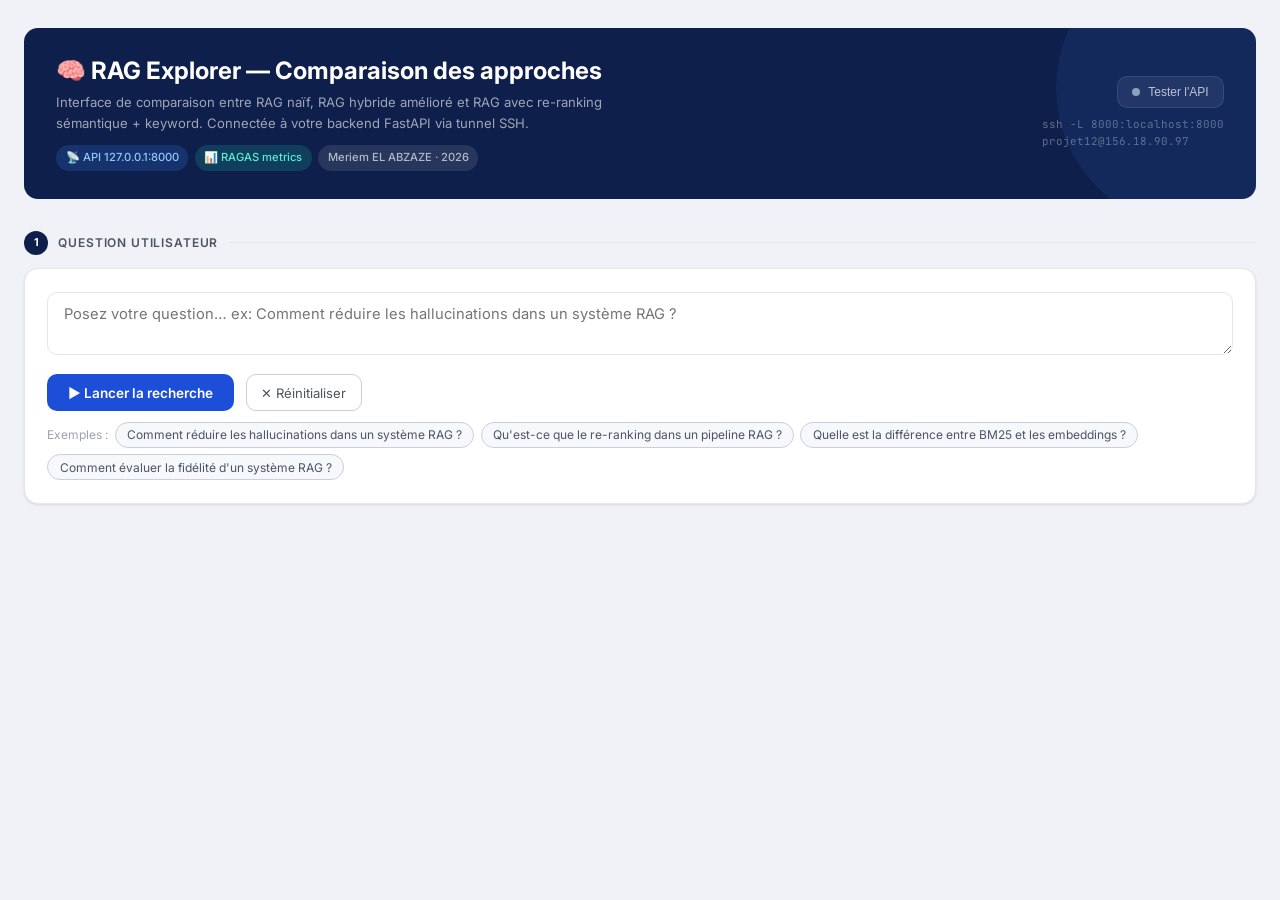
<file: frontend/index.html>
<!DOCTYPE html>
<html lang="fr">
<head>
<meta charset="UTF-8">
<meta name="viewport" content="width=device-width, initial-scale=1.0">
<title>RAG Explorer — Interface de comparaison</title>
<link rel="preconnect" href="https://fonts.googleapis.com">
<link href="https://fonts.googleapis.com/css2?family=Inter:wght@400;500;600;700&family=JetBrains+Mono:wght@400;500&display=swap" rel="stylesheet">
<style>
*,*::before,*::after{box-sizing:border-box;margin:0;padding:0}
:root{
  --bg:#f0f2f7;
  --surface:#ffffff;
  --surface2:#f7f8fc;
  --border:#e2e6ef;
  --border2:#c9cfdf;
  --text:#111827;
  --text2:#4b5563;
  --text3:#9ca3af;
  --navy:#0f1f4b;
  --blue:#1d4ed8;
  --blue-l:#eff6ff;
  --blue-m:#3b82f6;
  --green:#16a34a;
  --green-l:#f0fdf4;
  --orange:#d97706;
  --orange-l:#fffbeb;
  --red:#dc2626;
  --red-l:#fef2f2;
  --purple:#7c3aed;
  --purple-l:#f5f3ff;
  --r:10px;
  --rl:14px;
  --sh:0 1px 3px rgba(0,0,0,.07),0 1px 2px rgba(0,0,0,.04);
  --sh-md:0 4px 16px rgba(0,0,0,.08);
}
html{scroll-behavior:smooth}
body{font-family:'Inter',sans-serif;background:var(--bg);color:var(--text);font-size:14.5px;line-height:1.6;min-height:100vh}
.page{max-width:1280px;margin:0 auto;padding:1.75rem 1.5rem 5rem}
 
/* ── HEADER ── */
.header-card{
  background:var(--navy);border-radius:var(--rl);padding:1.75rem 2rem;
  margin-bottom:2rem;display:flex;align-items:center;justify-content:space-between;gap:1.5rem;
  position:relative;overflow:hidden;
}
.header-card::before{content:'';position:absolute;right:-80px;top:-80px;width:280px;height:280px;border-radius:50%;background:rgba(59,130,246,.1);pointer-events:none}
.htext h1{font-size:1.5rem;font-weight:700;color:#fff;margin-bottom:.35rem;line-height:1.25}
.htext p{font-size:.82rem;color:rgba(255,255,255,.6);max-width:560px;line-height:1.6}
.hbadges{display:flex;flex-wrap:wrap;gap:.4rem;margin-top:.7rem}
.hbadge{font-size:.7rem;font-weight:500;padding:.25rem .6rem;border-radius:999px;display:inline-flex;align-items:center;gap:.3rem}
.hb-blue{background:rgba(59,130,246,.2);color:#93c5fd}
.hb-green{background:rgba(20,184,166,.2);color:#5eead4}
.hb-gray{background:rgba(255,255,255,.1);color:rgba(255,255,255,.65)}
.api-status{
  display:flex;align-items:center;gap:.5rem;font-size:.75rem;
  background:rgba(255,255,255,.07);border:1px solid rgba(255,255,255,.1);
  border-radius:var(--r);padding:.5rem .9rem;flex-shrink:0;cursor:pointer;
  color:rgba(255,255,255,.75);transition:background .2s;white-space:nowrap;
}
.api-status:hover{background:rgba(255,255,255,.12)}
.status-dot{width:8px;height:8px;border-radius:50%;flex-shrink:0}
.dot-ok{background:#4ade80;box-shadow:0 0 6px #4ade80}
.dot-err{background:#f87171;box-shadow:0 0 6px #f87171}
.dot-idle{background:#94a3b8}
 
/* ── SECTIONS ── */
.section{margin-bottom:1.75rem}
.sec-head{display:flex;align-items:center;gap:.65rem;margin-bottom:.85rem}
.sec-num{width:24px;height:24px;border-radius:50%;background:var(--navy);color:#fff;display:flex;align-items:center;justify-content:center;font-size:.68rem;font-weight:700;flex-shrink:0}
.sec-label{font-size:.75rem;font-weight:600;letter-spacing:.07em;text-transform:uppercase;color:var(--text2)}
.sec-line{flex:1;height:1px;background:var(--border)}
 
/* ── CARD ── */
.card{background:var(--surface);border:1px solid var(--border);border-radius:var(--rl);box-shadow:var(--sh)}
.cp{padding:1.4rem}
 
/* ── QUESTION ZONE ── */
.q-textarea{
  width:100%;border:1.5px solid var(--border);border-radius:var(--r);
  padding:.8rem 1rem;font-size:.92rem;font-family:'Inter',sans-serif;
  color:var(--text);background:var(--surface);resize:vertical;
  outline:none;transition:border-color .2s,box-shadow .2s;min-height:60px;
}
.q-textarea:focus{border-color:var(--blue-m);box-shadow:0 0 0 3px rgba(59,130,246,.1)}
.q-row{display:flex;align-items:center;gap:.75rem;flex-wrap:wrap;margin-top:.8rem}
.btn-run{
  display:inline-flex;align-items:center;gap:.45rem;
  background:var(--blue);color:#fff;border:none;border-radius:var(--r);
  padding:.65rem 1.3rem;font-size:.85rem;font-weight:600;cursor:pointer;font-family:'Inter',sans-serif;
  transition:background .2s,box-shadow .2s,transform .1s;
}
.btn-run:hover:not(:disabled){background:#1e40af;box-shadow:0 4px 14px rgba(29,78,216,.3)}
.btn-run:active:not(:disabled){transform:scale(.97)}
.btn-run:disabled{background:#94a3b8;cursor:not-allowed}
.btn-clear{
  display:inline-flex;align-items:center;gap:.4rem;
  background:transparent;color:var(--text2);border:1px solid var(--border2);
  border-radius:var(--r);padding:.6rem .9rem;font-size:.82rem;cursor:pointer;font-family:'Inter',sans-serif;
  transition:all .2s;
}
.btn-clear:hover{border-color:var(--blue-m);color:var(--blue);background:var(--blue-l)}
.examples-row{margin-top:.65rem;display:flex;flex-wrap:wrap;gap:.4rem;align-items:center}
.ex-label{font-size:.75rem;color:var(--text3)}
.ex-btn{
  font-size:.75rem;padding:.28rem .7rem;border-radius:999px;
  border:1px solid var(--border2);background:var(--surface2);color:var(--text2);
  cursor:pointer;font-family:'Inter',sans-serif;transition:all .2s;
}
.ex-btn:hover{border-color:var(--blue-m);color:var(--blue);background:var(--blue-l)}
 
/* ── PROGRESS ── */
.prog-bar{height:3px;background:var(--border);border-radius:3px;overflow:hidden;margin-bottom:1.5rem;display:none}
.prog-bar.on{display:block}
.prog-fill{height:100%;background:linear-gradient(90deg,var(--blue-m),#06b6d4);width:0;transition:width .35s ease;border-radius:3px}
 
/* ── 3-COL GRID ── */
.three-grid{display:grid;grid-template-columns:repeat(3,1fr);gap:1.1rem}
@media(max-width:900px){.three-grid{grid-template-columns:1fr}}
 
/* ── RAG COLUMN ── */
.rag-col{border:1px solid var(--border);border-radius:var(--rl);overflow:hidden;box-shadow:var(--sh)}
.rag-col-head{padding:.85rem 1.1rem;display:flex;align-items:center;justify-content:space-between;border-bottom:1px solid var(--border)}
.rh-naive{background:#fff8f0;border-bottom-color:#fde8c8}
.rh-improved{background:#f0fdf9;border-bottom-color:#a7f3d0}
.rh-rerank{background:var(--purple-l);border-bottom-color:#ddd6fe}
.rag-col-title{font-size:.8rem;font-weight:700}
.rct-naive{color:#92400e}
.rct-improved{color:#065f46}
.rct-rerank{color:#5b21b6}
.risk-pill{font-size:.68rem;font-weight:600;padding:.22rem .55rem;border-radius:999px}
.rp-low{background:var(--green-l);color:var(--green)}
.rp-medium{background:var(--orange-l);color:var(--orange)}
.rp-high{background:var(--red-l);color:var(--red)}
.rp-none{background:var(--surface2);color:var(--text3)}
.rag-col-body{padding:1.1rem;background:var(--surface);display:flex;flex-direction:column;gap:.85rem}
.answer-block{
  font-size:.85rem;color:var(--text);line-height:1.7;
  border-left:3px solid var(--border2);padding:.5rem .8rem;
  background:var(--surface2);border-radius:0 6px 6px 0;
}
.ab-naive{border-left-color:#f59e0b}
.ab-improved{border-left-color:#10b981}
.ab-rerank{border-left-color:#8b5cf6}
.field-label{font-size:.7rem;font-weight:600;text-transform:uppercase;letter-spacing:.06em;color:var(--text3);margin-bottom:.3rem}
.source-list{display:flex;flex-direction:column;gap:.35rem}
.source-item{
  font-family:'JetBrains Mono',monospace;font-size:.72rem;
  background:var(--surface2);border:1px solid var(--border);border-radius:6px;
  padding:.35rem .6rem;color:var(--text2);word-break:break-all;
}
.score-row{display:flex;align-items:center;gap:.6rem}
.score-val{font-family:'JetBrains Mono',monospace;font-size:.9rem;font-weight:600}
.sv-green{color:var(--green)}.sv-orange{color:var(--orange)}.sv-red{color:var(--red)}.sv-blue{color:var(--blue-m)}
.score-bar-bg{flex:1;height:5px;border-radius:3px;background:var(--border);overflow:hidden}
.score-bar-fill{height:100%;border-radius:3px;transition:width .7s ease}
.sbf-green{background:var(--green)}.sbf-orange{background:var(--orange)}.sbf-red{background:var(--red)}.sbf-blue{background:var(--blue-m)}
 
/* ── METRICS ── */
.metrics-grid{display:grid;grid-template-columns:repeat(6,1fr);gap:.9rem}
@media(max-width:900px){.metrics-grid{grid-template-columns:repeat(3,1fr)}}
@media(max-width:500px){.metrics-grid{grid-template-columns:repeat(2,1fr)}}
.metric-card{
  background:var(--surface);border:1px solid var(--border);border-radius:var(--r);
  padding:1rem 1.1rem;box-shadow:var(--sh);
}
.mc-label{font-size:.68rem;font-weight:600;text-transform:uppercase;letter-spacing:.06em;color:var(--text3);margin-bottom:.4rem}
.mc-val{font-size:1.4rem;font-weight:700;font-family:'JetBrains Mono',monospace;line-height:1;margin-bottom:.2rem}
.mc-sub{font-size:.72rem;color:var(--text3)}
.mc-bar-bg{height:4px;border-radius:2px;background:var(--border);margin-top:.7rem}
.mc-bar-fill{height:100%;border-radius:2px;transition:width .8s ease}
 
/* ── COMPARE TABLE ── */
.cmp-table{width:100%;border-collapse:collapse;font-size:.82rem}
.cmp-table th,.cmp-table td{padding:.6rem .85rem;border-bottom:1px solid var(--border);text-align:left}
.cmp-table th{font-size:.72rem;font-weight:600;text-transform:uppercase;letter-spacing:.05em;color:var(--text2);background:var(--surface2)}
.cmp-table tr:last-child td{border-bottom:none}
.cmp-table tr:hover td{background:var(--surface2)}
td.td-good{color:var(--green);font-family:'JetBrains Mono',monospace;font-weight:600}
td.td-mid{color:var(--orange);font-family:'JetBrains Mono',monospace;font-weight:600}
td.td-bad{color:var(--red);font-family:'JetBrains Mono',monospace;font-weight:600}
td.td-purple{color:var(--purple);font-family:'JetBrains Mono',monospace;font-weight:600}
td.td-mono{font-family:'JetBrains Mono',monospace}
 
/* ── DEBUG ── */
.debug-toggle{
  display:inline-flex;align-items:center;gap:.4rem;font-size:.75rem;cursor:pointer;
  color:var(--text3);border:1px solid var(--border);background:var(--surface);
  border-radius:var(--r);padding:.35rem .75rem;font-family:'Inter',sans-serif;
  transition:all .2s;
}
.debug-toggle:hover{color:var(--blue);border-color:var(--blue-m);background:var(--blue-l)}
.debug-box{
  font-family:'JetBrains Mono',monospace;font-size:.75rem;
  background:#0f172a;color:#94a3b8;border-radius:var(--r);
  padding:1rem;overflow-x:auto;white-space:pre-wrap;word-break:break-all;
  border:1px solid #1e293b;margin-top:.75rem;max-height:320px;overflow-y:auto;
  display:none;line-height:1.6;
}
.debug-box .json-key{color:#7dd3fc}
.debug-box .json-str{color:#86efac}
.debug-box .json-num{color:#fcd34d}
.debug-box .json-bool{color:#f9a8d4}
.debug-box .json-null{color:#94a3b8}
 
/* ── ERROR BOX ── */
.error-box{
  background:var(--red-l);border:1px solid #fca5a5;border-radius:var(--r);
  padding:1rem 1.2rem;font-size:.85rem;color:var(--red);line-height:1.65;
  display:none;margin-bottom:1.5rem;
}
.error-box strong{display:block;margin-bottom:.3rem}
 
/* ── PLACEHOLDER ── */
.placeholder{text-align:center;padding:2.5rem 1rem;color:var(--text3)}
.ph-icon{font-size:2.2rem;margin-bottom:.6rem;opacity:.35}
 
/* ── ANIMATIONS ── */
@keyframes fadeUp{from{opacity:0;transform:translateY(8px)}to{opacity:1;transform:translateY(0)}}
.anim{animation:fadeUp .4s ease forwards}
@keyframes spin{from{transform:rotate(0)}to{transform:rotate(360deg)}}
.spin{animation:spin .7s linear infinite;display:inline-block}
</style>
</head>
<body>
<div class="page">
 
<!-- ── HEADER ── -->
<div class="header-card">
  <div class="htext">
    <h1>🧠 RAG Explorer — Comparaison des approches</h1>
    <p>Interface de comparaison entre RAG naïf, RAG hybride amélioré et RAG avec re-ranking sémantique + keyword. Connectée à votre backend FastAPI via tunnel SSH.</p>
    <div class="hbadges">
      <span class="hbadge hb-blue">📡 API 127.0.0.1:8000</span>
      <span class="hbadge hb-green">📊 RAGAS metrics</span>
      <span class="hbadge hb-gray">Meriem EL ABZAZE · 2026</span>
    </div>
  </div>
  <div style="display:flex;flex-direction:column;align-items:flex-end;gap:.5rem;flex-shrink:0">
    <button class="api-status" id="statusBtn" onclick="checkAPI()" title="Cliquer pour tester la connexion">
      <div class="status-dot dot-idle" id="statusDot"></div>
      <span id="statusLabel">Tester l'API</span>
    </button>
    <div style="font-size:.68rem;color:rgba(255,255,255,.35);font-family:'JetBrains Mono',monospace">ssh -L 8000:localhost:8000<br>projet12@156.18.90.97</div>
  </div>
</div>
 
<!-- ── ZONE 1: QUESTION ── -->
<div class="section">
  <div class="sec-head">
    <div class="sec-num">1</div>
    <span class="sec-label">Question utilisateur</span>
    <div class="sec-line"></div>
  </div>
  <div class="card cp">
    <textarea class="q-textarea" id="qInput" rows="2"
      placeholder="Posez votre question… ex: Comment réduire les hallucinations dans un système RAG ?"></textarea>
    <div class="q-row">
      <button class="btn-run" id="runBtn" onclick="launch()">▶ Lancer la recherche</button>
      <button class="btn-clear" onclick="clearAll()">✕ Réinitialiser</button>
    </div>
    <div class="examples-row">
      <span class="ex-label">Exemples :</span>
      <button class="ex-btn" onclick="setQ(this)">Comment réduire les hallucinations dans un système RAG ?</button>
      <button class="ex-btn" onclick="setQ(this)">Qu'est-ce que le re-ranking dans un pipeline RAG ?</button>
      <button class="ex-btn" onclick="setQ(this)">Quelle est la différence entre BM25 et les embeddings ?</button>
      <button class="ex-btn" onclick="setQ(this)">Comment évaluer la fidélité d'un système RAG ?</button>
    </div>
  </div>
</div>
 
<!-- ── PROGRESS ── -->
<div class="prog-bar" id="progBar"><div class="prog-fill" id="progFill"></div></div>
 
<!-- ── ERROR ── -->
<div class="error-box" id="errBox">
  <strong>⚠ Impossible de contacter l'API</strong>
  <span id="errMsg"></span>
  <div style="margin-top:.5rem;font-size:.78rem;opacity:.8">
    Vérifiez que : 1) le tunnel SSH est ouvert (<code>ssh -L 8000:localhost:8000 projet12@156.18.90.97</code>)
    · 2) uvicorn tourne sur le serveur · 3) pas de CORS bloqué (ajoutez <code>allow_origins=["*"]</code> dans FastAPI)
  </div>
</div>
 
<!-- ── ZONE 2: COMPARAISON ── -->
<div class="section" id="zone2" style="display:none">
  <div class="sec-head">
    <div class="sec-num">2</div>
    <span class="sec-label">Comparaison des trois approches RAG</span>
    <div class="sec-line"></div>
  </div>
  <div class="three-grid" id="ragGrid"></div>
</div>
 
<!-- ── ZONE 3: METRICS ── -->
<div class="section" id="zone3" style="display:none">
  <div class="sec-head">
    <div class="sec-num">3</div>
    <span class="sec-label">Métriques d'évaluation (RAG amélioré)</span>
    <div class="sec-line"></div>
  </div>
  <div id="metricsArea"></div>
</div>
 
<!-- ── ZONE 4: DEBUG ── -->
<div class="section" id="zone4" style="display:none">
  <div class="sec-head">
    <div class="sec-num">4</div>
    <span class="sec-label">Debug — JSON brut reçu</span>
    <div class="sec-line"></div>
  </div>
  <div class="card cp">
    <button class="debug-toggle" onclick="toggleDebug()">
      <span id="debugArrow">▶</span> Afficher le JSON brut de l'API
    </button>
    <pre class="debug-box" id="debugBox"></pre>
  </div>
</div>
 
</div><!-- /page -->
 
<script>
/* ─────────────────────────────────────────
   CONFIG
───────────────────────────────────────── */
const API_URL = 'http://127.0.0.1:8000/ask';
───────────────────────────────────────── */
function setQ(btn){ document.getElementById('qInput').value = btn.textContent.trim() }
 
function scoreColor(v, type='text'){
  if(v===null||v===undefined||isNaN(v)) return type==='bar'?'sbf-blue':'sv-blue';
  const n = parseFloat(v);
  if(n >= 0.75) return type==='bar'?'sbf-green':'sv-green';
  if(n >= 0.5)  return type==='bar'?'sbf-orange':'sv-orange';
  return type==='bar'?'sbf-red':'sv-red';
}
 
function riskPill(risk){
  if(!risk) return '<span class="risk-pill rp-none">—</span>';
  const r = risk.toLowerCase();
  if(r==='low')    return '<span class="risk-pill rp-low">🟢 Faible</span>';
  if(r==='medium') return '<span class="risk-pill rp-medium">🟡 Moyen</span>';
  if(r==='high')   return '<span class="risk-pill rp-high">🔴 Élevé</span>';
  return `<span class="risk-pill rp-none">${risk}</span>`;
}
 
function fmt(v){ return (v===null||v===undefined)?'—':parseFloat(v).toFixed(2) }
 
function parseSources(raw){
  /* Accepte :
     - string "rag pdf3.pdf p30 hybrid=1.229 | rag pdf3.pdf p22 hybrid=1.206"
     - array ["…","…"]
     - undefined / null
  */
  if(!raw) return [];
  if(Array.isArray(raw)) return raw;
  return raw.split('|').map(s=>s.trim()).filter(Boolean);
}
 
/* Syntaxe JSON colorée (simple) */
function colorJson(json){
  return json
    .replace(/("(\\u[\da-fA-F]{4}|\\[^u]|[^\\"])*"(?=\s*:))/g,'<span class="json-key">$1</span>')
    .replace(/("(\\u[\da-fA-F]{4}|\\[^u]|[^\\"])*")/g,'<span class="json-str">$1</span>')
    .replace(/\b(\d+\.?\d*)\b/g,'<span class="json-num">$1</span>')
    .replace(/\b(true|false)\b/g,'<span class="json-bool">$1</span>')
    .replace(/\bnull\b/g,'<span class="json-null">null</span>');
}
 
/* ─────────────────────────────────────────
   TRANSFORM — adapté EXACTEMENT au JSON de l'API
───────────────────────────────────────── */
function transformAPIResponse(raw){
  const n  = raw.naive_rag    || {};
  const im = raw.improved_rag || {};
  const rr = raw.rerank_rag   || {};
 
  return {
    question: raw.question || '',
    naive: {
      answer:            n.answer            || '(réponse non disponible)',
      source:            n.source            || null,
      page:              n.page              || null,
      similarity_score:  n.similarity_score  !== undefined ? parseFloat(n.similarity_score) : null,
      hallucination_risk:n.hallucination_risk|| null,
    },
    improved: {
      answer:            im.answer           || '(réponse non disponible)',
      sources:           parseSources(im.sources),
      hallucination_risk:im.hallucination_risk|| null,
      faithfulness:      im.faithfulness      !== undefined ? parseFloat(im.faithfulness)      : null,
      answer_relevancy:  im.answer_relevancy  !== undefined ? parseFloat(im.answer_relevancy)  : null,
      context_precision: im.context_precision !== undefined ? parseFloat(im.context_precision)  : null,
    },
    rerank: {
      answer:  rr.answer  || '(réponse non disponible)',
      sources: parseSources(rr.sources),
    }
  };
}
 
/* ─────────────────────────────────────────
   API STATUS CHECK
───────────────────────────────────────── */
async function checkAPI(){
  const dot   = document.getElementById('statusDot');
  const label = document.getElementById('statusLabel');
  dot.className='status-dot dot-idle'; label.textContent='Vérification…';
  try{
    const r = await fetch(API_URL,{
      method:'POST',headers:{'Content-Type':'application/json'},
      body:JSON.stringify({question:'test'}),
      signal:AbortSignal.timeout(5000)
    });
    if(r.ok){ dot.className='status-dot dot-ok'; label.textContent='API connectée ✓' }
    else     { dot.className='status-dot dot-err'; label.textContent='HTTP '+r.status }
  } catch(e){
    dot.className='status-dot dot-err';
    label.textContent='API inaccessible';
  }
}
 
/* ─────────────────────────────────────────
   PROGRESS BAR
───────────────────────────────────────── */
let progTimer=null;
function startProg(){
  const bar=document.getElementById('progBar'),fill=document.getElementById('progFill');
  bar.classList.add('on'); let p=0;
  progTimer=setInterval(()=>{ p=Math.min(p+Math.random()*10,88); fill.style.width=p+'%' },200);
}
function endProg(){
  clearInterval(progTimer);
  const fill=document.getElementById('progFill');
  fill.style.width='100%';
  setTimeout(()=>{ document.getElementById('progBar').classList.remove('on'); fill.style.width='0' },400);
}
 
/* ─────────────────────────────────────────
   MAIN LAUNCH
───────────────────────────────────────── */
async function launch(){
  const q = document.getElementById('qInput').value.trim();
  if(!q){ document.getElementById('qInput').focus(); return; }
 
  const btn=document.getElementById('runBtn');
  btn.disabled=true;
  btn.innerHTML='<span class="spin">⏳</span> Recherche en cours…';
  document.getElementById('errBox').style.display='none';
  startProg();
 
  try{
    const res = await fetch(API_URL,{
      method:'POST',
      headers:{'Content-Type':'application/json'},
      body:JSON.stringify({question:q}),
      signal:AbortSignal.timeout(60000)   // 60s max (GPU peut être lent)
    });
 
    if(!res.ok){
      throw new Error(`Erreur HTTP ${res.status} — ${res.statusText}`);
    }
 
    const raw  = await res.json();
    const data = transformAPIResponse(raw);
 
    endProg();
    renderAll(data, raw);
 
  } catch(e){
    endProg();
    const box=document.getElementById('errBox');
    document.getElementById('errMsg').textContent=e.message;
    box.style.display='block';
    ['zone2','zone3','zone4'].forEach(id=>document.getElementById(id).style.display='none');
  } finally{
    btn.disabled=false;
    btn.innerHTML='▶ Lancer la recherche';
  }
}
 
/* ─────────────────────────────────────────
   RENDER
───────────────────────────────────────── */
function renderAll(data, raw){
  renderRAGGrid(data);
  renderMetrics(data.improved);
  renderDebug(raw);
 
  ['zone2','zone3','zone4'].forEach((id,i)=>{
    const el=document.getElementById(id);
    el.style.display='block'; el.style.opacity='0'; el.style.transform='translateY(8px)';
    setTimeout(()=>{
      el.style.transition='opacity .4s ease,transform .4s ease';
      el.style.opacity='1'; el.style.transform='translateY(0)';
    }, i*120);
  });
  setTimeout(()=>document.getElementById('zone2').scrollIntoView({behavior:'smooth',block:'start'}),200);
}
 
/* ─── RAG GRID ─── */
function renderRAGGrid(data){
  const grid=document.getElementById('ragGrid');
 
  /* helper: source list */
  function srcList(sources){
    if(!sources||sources.length===0) return '<span style="font-size:.75rem;color:var(--text3)">—</span>';
    return '<div class="source-list">'+sources.map(s=>`<div class="source-item">📄 ${s}</div>`).join('')+'</div>';
  }
 
  /* helper: score row */
  function scoreRow(label, val){
    if(val===null||val===undefined) return '';
    const n=parseFloat(val), pct=Math.min(Math.round(n*100),100);
    const tc=scoreColor(n,'text'), bc=scoreColor(n,'bar');
    return `
    <div>
      <div class="field-label">${label}</div>
      <div class="score-row">
        <span class="score-val ${tc}">${fmt(val)}</span>
        <div class="score-bar-bg"><div class="score-bar-fill ${bc}" style="width:${pct}%"></div></div>
      </div>
    </div>`;
  }
 
  /* ── RAG NAÏF ── */
  const naiveSrc = data.naive.source
    ? `${data.naive.source}${data.naive.page?' · page '+data.naive.page:''}`
    : null;
 
  const colNaive=`
  <div class="rag-col anim">
    <div class="rag-col-head rh-naive">
      <span class="rag-col-title rct-naive">🔶 RAG naïf (baseline)</span>
      ${riskPill(data.naive.hallucination_risk)}
    </div>
    <div class="rag-col-body">
      <div>
        <div class="field-label">Réponse générée</div>
        <div class="answer-block ab-naive">${data.naive.answer}</div>
      </div>
      ${naiveSrc?`<div><div class="field-label">Source</div><div class="source-list"><div class="source-item">📄 ${naiveSrc}</div></div></div>`:''}
      ${scoreRow('Score de similarité cosinus', data.naive.similarity_score)}
      <div>
        <div class="field-label">Caractéristiques</div>
        <div style="display:flex;flex-wrap:wrap;gap:.3rem">
          <span style="font-size:.72rem;padding:.2rem .5rem;border-radius:5px;background:#fff8f0;border:1px solid #fde8c8;color:#92400e">Top-1 retrieval</span>
          <span style="font-size:.72rem;padding:.2rem .5rem;border-radius:5px;background:#fff8f0;border:1px solid #fde8c8;color:#92400e">Prompt simple</span>
          <span style="font-size:.72rem;padding:.2rem .5rem;border-radius:5px;background:#fff8f0;border:1px solid #fde8c8;color:#92400e">Sans re-ranking</span>
        </div>
      </div>
    </div>
  </div>`;
 
  /* ── RAG AMÉLIORÉ ── */
  const colImproved=`
  <div class="rag-col anim" style="animation-delay:.08s">
    <div class="rag-col-head rh-improved">
      <span class="rag-col-title rct-improved">✅ RAG hybride amélioré</span>
      ${riskPill(data.improved.hallucination_risk)}
    </div>
    <div class="rag-col-body">
      <div>
        <div class="field-label">Réponse générée</div>
        <div class="answer-block ab-improved">${data.improved.answer}</div>
      </div>
      <div>
        <div class="field-label">Sources utilisées (BM25 + embeddings)</div>
        ${srcList(data.improved.sources)}
      </div>
      ${scoreRow('Faithfulness', data.improved.faithfulness)}
      ${scoreRow('Answer Relevancy', data.improved.answer_relevancy)}
      ${scoreRow('Context Precision', data.improved.context_precision)}
      <div>
        <div class="field-label">Améliorations</div>
        <div style="display:flex;flex-wrap:wrap;gap:.3rem">
          <span style="font-size:.72rem;padding:.2rem .5rem;border-radius:5px;background:var(--green-l);border:1px solid #a7f3d0;color:var(--green)">BM25 + embeddings</span>
          <span style="font-size:.72rem;padding:.2rem .5rem;border-radius:5px;background:var(--green-l);border:1px solid #a7f3d0;color:var(--green)">Top-k retrieval</span>
          <span style="font-size:.72rem;padding:.2rem .5rem;border-radius:5px;background:var(--green-l);border:1px solid #a7f3d0;color:var(--green)">Prompt contraint</span>
        </div>
      </div>
    </div>
  </div>`;
 
  /* ── RAG RE-RANKING ── */
  const colRerank=`
  <div class="rag-col anim" style="animation-delay:.16s">
    <div class="rag-col-head rh-rerank">
      <span class="rag-col-title rct-rerank">🔮 RAG + Re-ranking</span>
      <span class="risk-pill rp-low" style="background:var(--purple-l);color:var(--purple);border:none">Sémantique + Keyword</span>
    </div>
    <div class="rag-col-body">
      <div>
        <div class="field-label">Réponse générée</div>
        <div class="answer-block ab-rerank">${data.rerank.answer}</div>
      </div>
      <div>
        <div class="field-label">Sources après re-ranking (score final)</div>
        ${srcList(data.rerank.sources)}
      </div>
      <div>
        <div class="field-label">Technique utilisée</div>
        <div style="display:flex;flex-wrap:wrap;gap:.3rem">
          <span style="font-size:.72rem;padding:.2rem .5rem;border-radius:5px;background:var(--purple-l);border:1px solid #ddd6fe;color:var(--purple)">Semantic search</span>
          <span style="font-size:.72rem;padding:.2rem .5rem;border-radius:5px;background:var(--purple-l);border:1px solid #ddd6fe;color:var(--purple)">Keyword re-ranking</span>
          <span style="font-size:.72rem;padding:.2rem .5rem;border-radius:5px;background:var(--purple-l);border:1px solid #ddd6fe;color:var(--purple)">Score hybride final</span>
        </div>
      </div>
    </div>
  </div>`;
 
  grid.innerHTML = colNaive + colImproved + colRerank;
}
 
/* ─── METRICS ─── */
function renderMetrics(im){
  const area=document.getElementById('metricsArea');
 
  function mCard(label, val, sub, delay){
    if(val===null||val===undefined) return `
    <div class="metric-card anim" style="animation-delay:${delay}s">
      <div class="mc-label">${label}</div>
      <div class="mc-val" style="color:var(--text3);font-size:1rem">—</div>
      <div class="mc-sub">${sub}</div>
    </div>`;
    const n=parseFloat(val), pct=Math.min(Math.round(n*100),100);
    const tc=scoreColor(n,'text'), bc=scoreColor(n,'bar');
    return `
    <div class="metric-card anim" style="animation-delay:${delay}s">
      <div class="mc-label">${label}</div>
      <div class="mc-val ${tc}">${fmt(val)}</div>
      <div class="mc-sub">${sub}</div>
      <div class="mc-bar-bg"><div class="mc-bar-fill ${bc}" style="width:${pct}%"></div></div>
    </div>`;
  }
 
  const nSim = null; // pas de baseline_sim dans les métriques improved
  const haiku = im.faithfulness!==null && im.answer_relevancy!==null && im.context_precision!==null;
 
  area.innerHTML = `
  <div class="metrics-grid" style="margin-bottom:1.1rem">
    ${mCard('Faithfulness','🎯 RAG amélioré','Fidélité au contexte — '+(im.faithfulness!==null?fmt(im.faithfulness):'N/A'), .0)}
    ${mCard('Faithfulness', im.faithfulness,'Réponse fondée sur les docs',.04)}
    ${mCard('Answer Relevancy', im.answer_relevancy,'Pertinence de la réponse',.08)}
    ${mCard('Context Precision', im.context_precision,'Qualité du classement',.12)}
    ${mCard('Risque halluc.', im.hallucination_risk==='low'?0.9:im.hallucination_risk==='medium'?0.5:0.2,'Estimation du risque',.16)}
    ${mCard('Sources utilisées', im.sources?im.sources.length/5:null,'Passages récupérés',.20)}
  </div>
  <div class="card cp">
    <table class="cmp-table">
      <thead><tr>
        <th>Métrique</th>
        <th>RAG naïf</th>
        <th>RAG hybride amélioré</th>
        <th>RAG re-ranking</th>
      </tr></thead>
      <tbody>
        <tr>
          <td>Risque hallucination</td>
          <td class="td-bad">🔴 Élevé</td>
          <td class="${im.hallucination_risk==='low'?'td-good':'td-mid'}">${riskPill(im.hallucination_risk).replace(/<[^>]+>/g,'')}</td>
          <td class="td-good">🟢 Faible (estimé)</td>
        </tr>
        <tr>
          <td>Faithfulness</td>
          <td class="td-bad">Non mesuré</td>
          <td class="${im.faithfulness!==null?scoreColor(im.faithfulness,'text').replace('sv-','td-'):''}>${im.faithfulness!==null?fmt(im.faithfulness):'—'}</td>
          <td class="td-purple">—</td>
        </tr>
        <tr>
          <td>Answer Relevancy</td>
          <td class="td-bad">Non mesuré</td>
          <td class="${im.answer_relevancy!==null?scoreColor(im.answer_relevancy,'text').replace('sv-','td-'):''}>${im.answer_relevancy!==null?fmt(im.answer_relevancy):'—'}</td>
          <td class="td-purple">—</td>
        </tr>
        <tr>
          <td>Context Precision</td>
          <td class="td-bad">Non mesuré</td>
          <td class="${im.context_precision!==null?scoreColor(im.context_precision,'text').replace('sv-','td-'):''}>${im.context_precision!==null?fmt(im.context_precision):'—'}</td>
          <td class="td-purple">—</td>
        </tr>
        <tr>
          <td>Stratégie retrieval</td>
          <td class="td-mono">Cosinus top-1</td>
          <td class="td-mono">BM25 + embed hybride</td>
          <td class="td-mono">Semantic + keyword rerank</td>
        </tr>
      </tbody>
    </table>
  </div>`;
}
 
/* ─── DEBUG ─── */
function renderDebug(raw){
  const box=document.getElementById('debugBox');
  const pretty=JSON.stringify(raw,null,2);
  box.innerHTML=colorJson(pretty.replace(/&/g,'&amp;').replace(/</g,'&lt;').replace(/>/g,'&gt;'));
}
function toggleDebug(){
  const box=document.getElementById('debugBox');
  const arrow=document.getElementById('debugArrow');
  const open=box.style.display==='block';
  box.style.display=open?'none':'block';
  arrow.textContent=open?'▶':'▼';
}
 
/* ─── CLEAR ─── */
function clearAll(){
  document.getElementById('qInput').value='';
  document.getElementById('errBox').style.display='none';
  ['zone2','zone3','zone4'].forEach(id=>document.getElementById(id).style.display='none');
  const dot=document.getElementById('statusDot');
  const label=document.getElementById('statusLabel');
  dot.className='status-dot dot-idle'; label.textContent='Tester l\'API';
}
 
/* ─── KEYBOARD ─── */
document.getElementById('qInput').addEventListener('keydown',e=>{
  if(e.key==='Enter'&&!e.shiftKey){e.preventDefault();launch()}
});
 
/* Fix: class string concat bug in metrics table */
/* The scoreColor returns 'sv-green' etc; for td classes we want 'td-good' etc */
const _scOrig=scoreColor;
window.tdClass=function(v){
  if(v===null||v===undefined||isNaN(v))return '';
  const n=parseFloat(v);
  if(n>=0.75)return 'td-good';
  if(n>=0.5) return 'td-mid';
  return 'td-bad';
}
</script>
</body>
</html>
</file>
